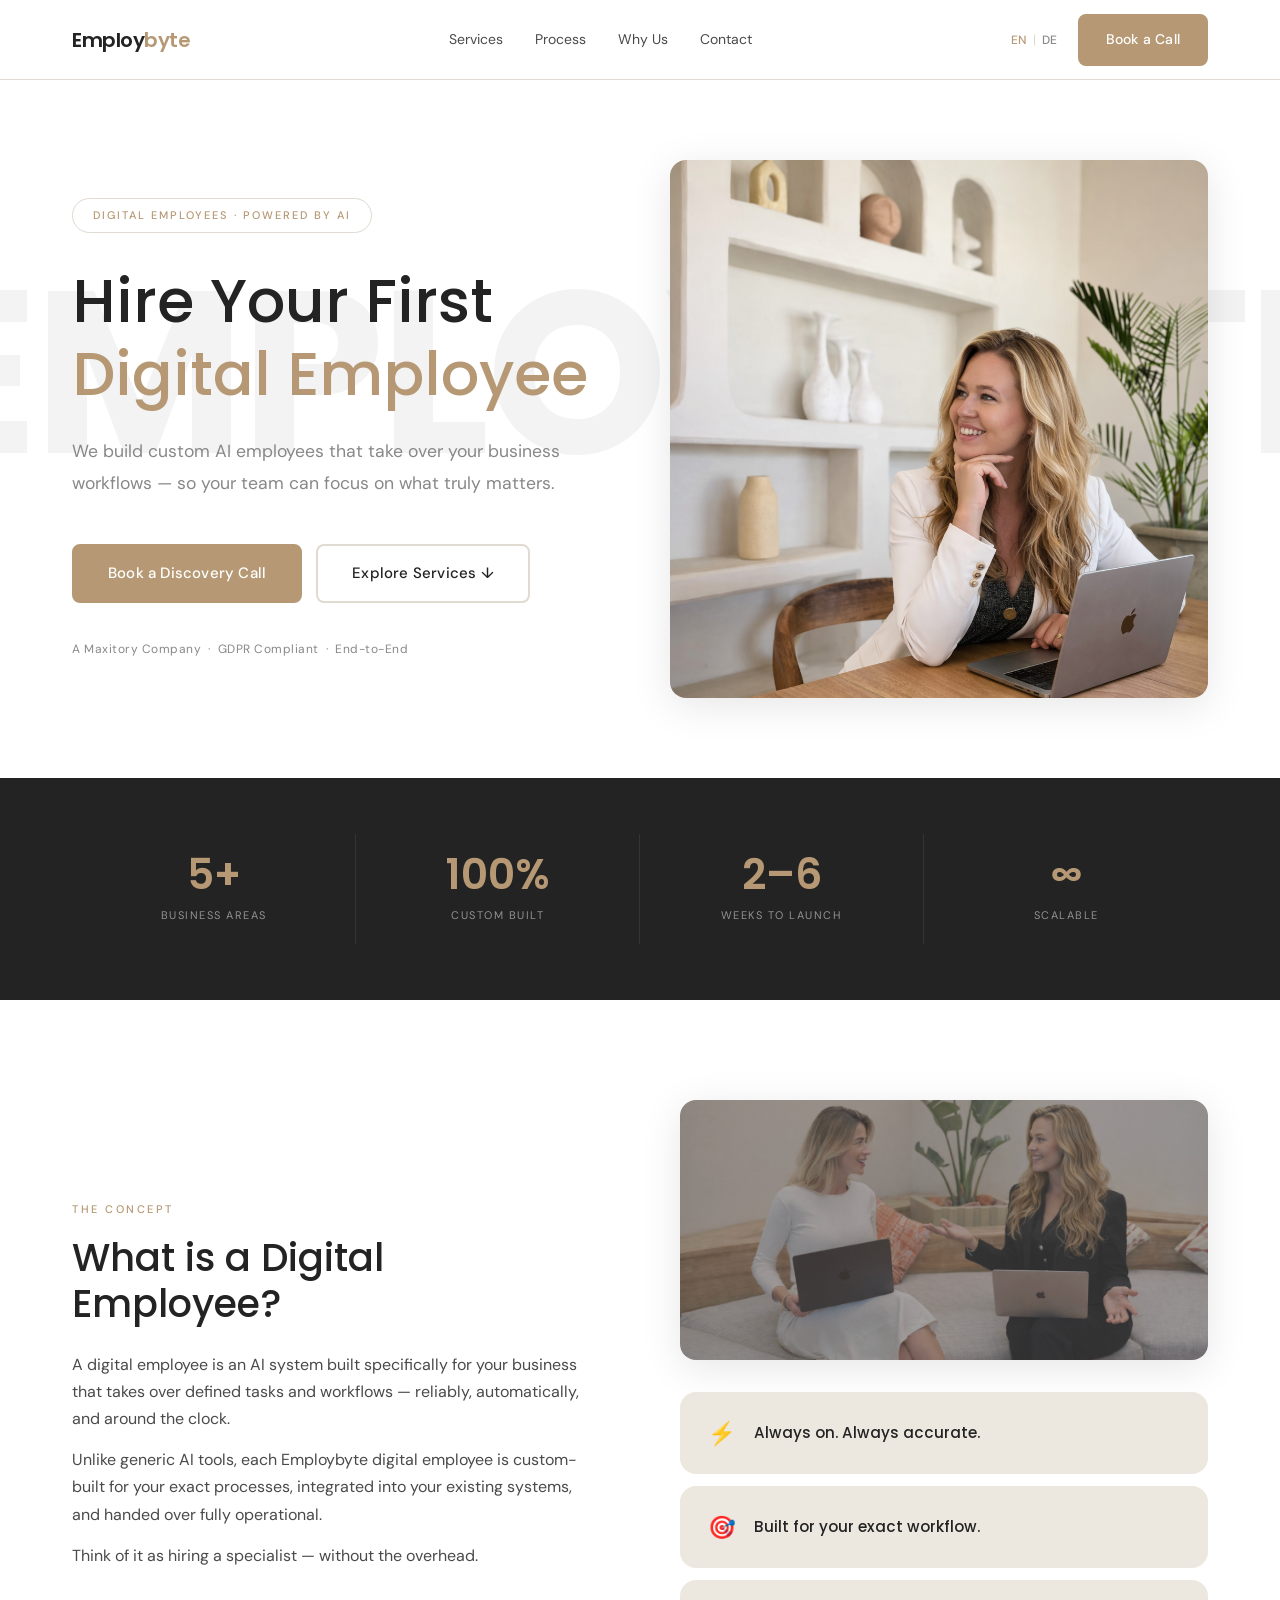
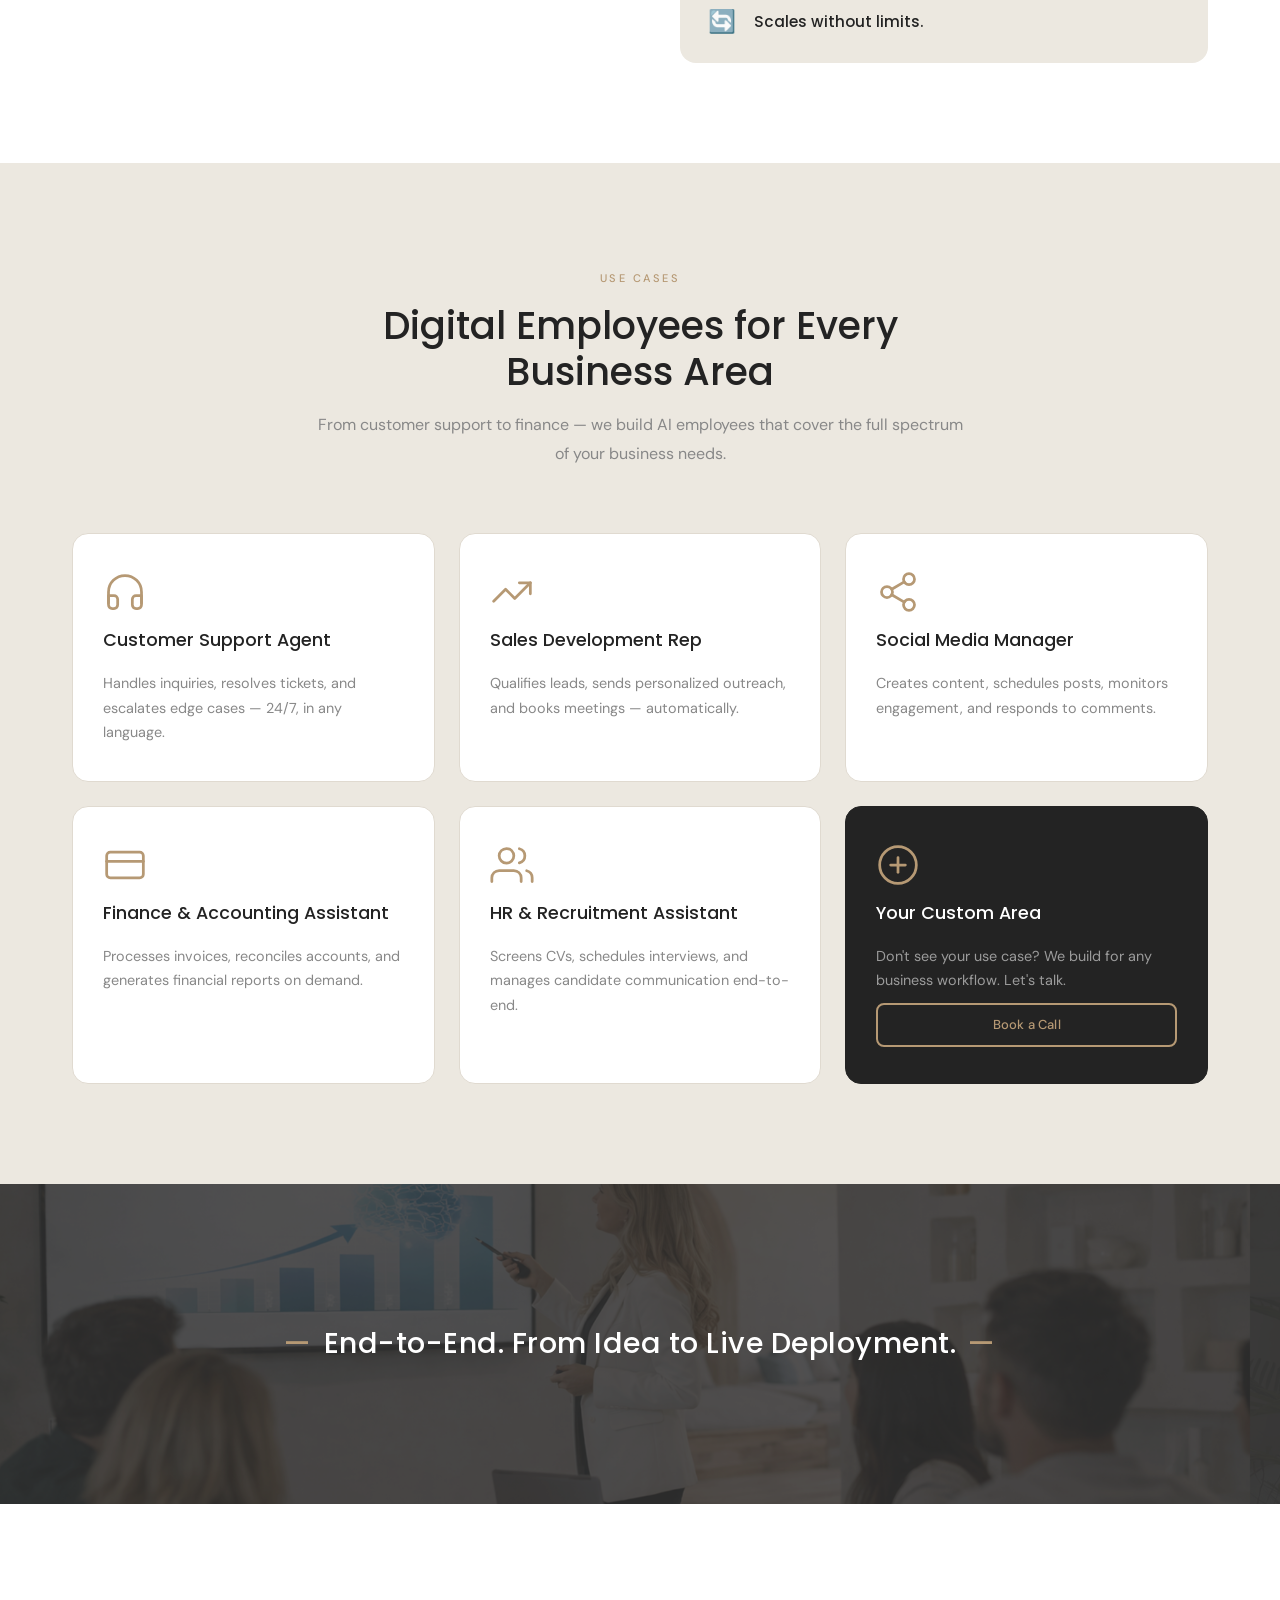
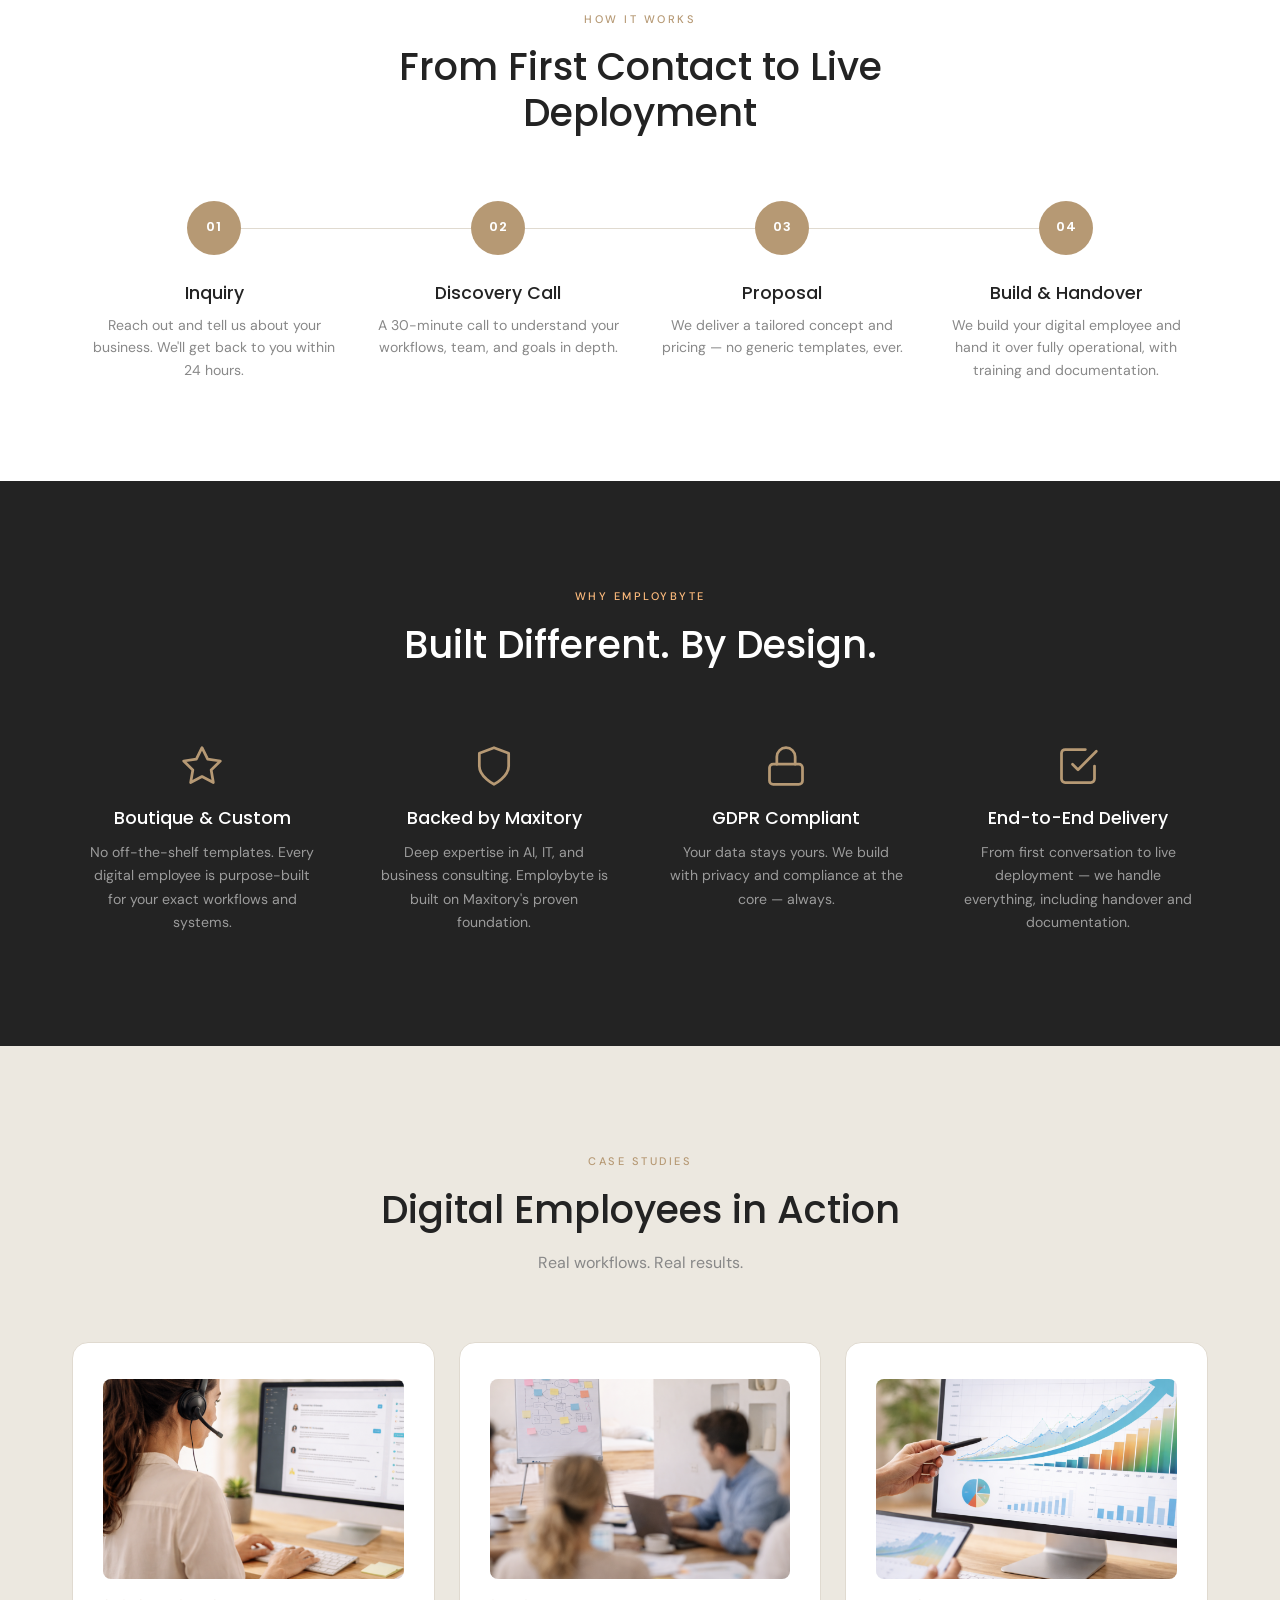
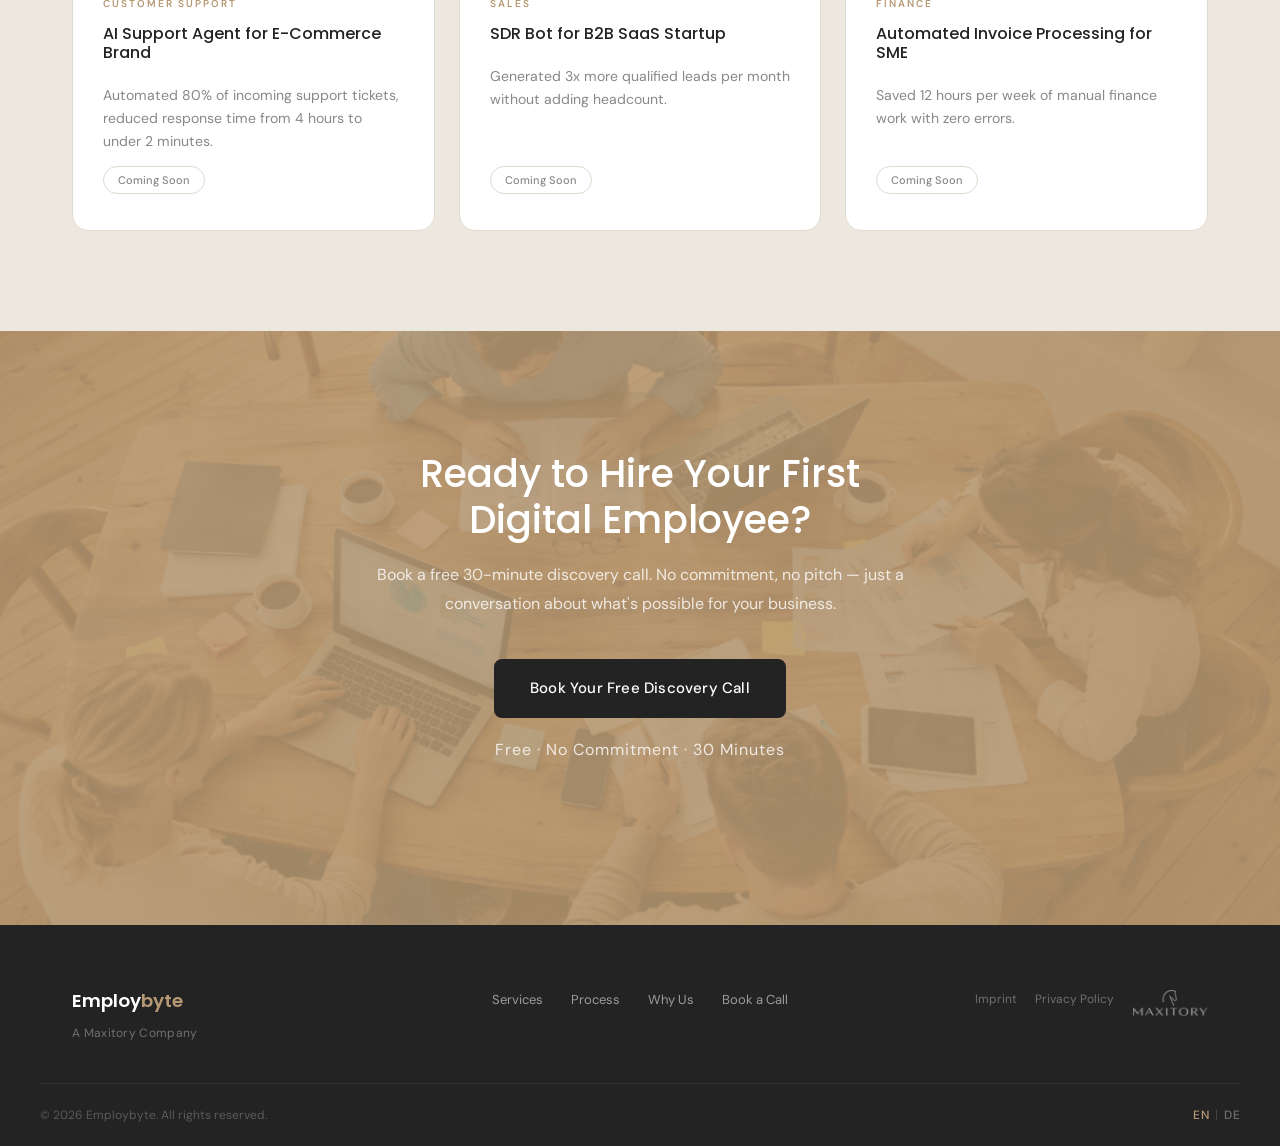
<file: index.html>
<!DOCTYPE html>
<html lang="en">
<head>
  <meta charset="UTF-8" />
  <meta name="viewport" content="width=device-width, initial-scale=1.0" />
  <title>Employbyte — Digital Employees, Powered by AI</title>
  <meta name="description" content="Employbyte builds custom AI employees for your business. Automate workflows. Scale without limits. A Maxitory Company." />
  <link rel="preconnect" href="https://fonts.googleapis.com" />
  <link rel="preconnect" href="https://fonts.gstatic.com" crossorigin />
  <link href="https://fonts.googleapis.com/css2?family=Poppins:wght@400;500;600;700&family=DM+Sans:opsz,wght@9..40,400;9..40,500&display=swap" rel="stylesheet" />
  <link rel="stylesheet" href="style.css" />
</head>
<body>

  <!-- NAVIGATION -->
  <header class="nav" id="nav">
    <div class="container nav__inner">
      <a href="/" class="nav__logo">Employ<span>byte</span></a>
      <nav class="nav__links">
        <a href="#services" data-i18n="nav.services">Services</a>
        <a href="#process" data-i18n="nav.process">Process</a>
        <a href="#why" data-i18n="nav.why">Why Us</a>
        <a href="#contact" data-i18n="nav.contact">Contact</a>
      </nav>
      <div class="nav__actions">
        <div class="lang-toggle">
          <button class="lang-btn active" data-lang="en">EN</button>
          <span class="lang-divider">|</span>
          <button class="lang-btn" data-lang="de">DE</button>
        </div>
        <a href="https://calendly.com/k-beiner-maxitory/30min" target="_blank" rel="noopener" class="btn btn--primary" data-i18n="nav.cta">Book a Call</a>
      </div>
      <button class="nav__burger" aria-label="Toggle menu">
        <span></span><span></span><span></span>
      </button>
    </div>
    <div class="nav__mobile" id="mobileMenu">
      <a href="#services" data-i18n="nav.services">Services</a>
      <a href="#process" data-i18n="nav.process">Process</a>
      <a href="#why" data-i18n="nav.why">Why Us</a>
      <a href="#contact" data-i18n="nav.contact">Contact</a>
      <div class="lang-toggle lang-toggle--mobile">
        <button class="lang-btn active" data-lang="en">EN</button>
        <span class="lang-divider">|</span>
        <button class="lang-btn" data-lang="de">DE</button>
      </div>
      <a href="https://calendly.com/k-beiner-maxitory/30min" target="_blank" rel="noopener" class="btn btn--primary" data-i18n="nav.cta">Book a Call</a>
    </div>
  </header>

  <!-- HERO -->
  <section class="hero">
    <div class="hero__bg-text" aria-hidden="true">EMPLOYBYTE</div>
    <div class="container hero__inner">
      <div class="hero__content">
        <div class="hero__badge" data-i18n="hero.badge">Digital Employees · Powered by AI</div>
        <h1 class="hero__title" data-i18n="hero.title">Hire Your First<br><span>Digital Employee</span></h1>
        <p class="hero__sub" data-i18n="hero.sub">We build custom AI employees that take over your business workflows — so your team can focus on what truly matters.</p>
        <div class="hero__ctas">
          <a href="https://calendly.com/k-beiner-maxitory/30min" target="_blank" rel="noopener" class="btn btn--primary btn--lg" data-i18n="hero.cta">Book a Discovery Call</a>
          <a href="#services" class="btn btn--ghost btn--lg" data-i18n="hero.cta2">Explore Services ↓</a>
        </div>
        <p class="hero__trust" data-i18n="hero.trust">A Maxitory Company &nbsp;·&nbsp; GDPR Compliant &nbsp;·&nbsp; End-to-End</p>
      </div>
      <div class="hero__image">
        <img src="images/ai-illustration.png" alt="Digital Employee Consultant" />
      </div>
    </div>
  </section>

  <!-- STATS -->
  <section class="stats">
    <div class="container stats__grid">
      <div class="stats__item">
        <div class="stats__number">5+</div>
        <div class="stats__label" data-i18n="stats.areas">Business Areas</div>
      </div>
      <div class="stats__item">
        <div class="stats__number">100%</div>
        <div class="stats__label" data-i18n="stats.custom">Custom Built</div>
      </div>
      <div class="stats__item">
        <div class="stats__number">2–6</div>
        <div class="stats__label" data-i18n="stats.weeks">Weeks to Launch</div>
      </div>
      <div class="stats__item">
        <div class="stats__number">∞</div>
        <div class="stats__label" data-i18n="stats.scale">Scalable</div>
      </div>
    </div>
  </section>

  <!-- CONCEPT -->
  <section class="concept" id="services">
    <div class="container concept__inner">
      <div class="concept__text">
        <div class="label" data-i18n="concept.label">The Concept</div>
        <h2 data-i18n="concept.title">What is a Digital Employee?</h2>
        <p data-i18n="concept.p1">A digital employee is an AI system built specifically for your business that takes over defined tasks and workflows — reliably, automatically, and around the clock.</p>
        <p data-i18n="concept.p2">Unlike generic AI tools, each Employbyte digital employee is custom-built for your exact processes, integrated into your existing systems, and handed over fully operational.</p>
        <p data-i18n="concept.p3">Think of it as hiring a specialist — without the overhead.</p>
      </div>
      <div class="concept__visual">
        <div class="concept__img-wrap">
          <img src="images/hero-bg-2.png" alt="Team collaboration" />
        </div>
        <div class="concept__cards-row">
          <div class="concept__card">
            <div class="concept__icon">⚡</div>
            <span data-i18n="concept.v1">Always on. Always accurate.</span>
          </div>
          <div class="concept__card">
            <div class="concept__icon">🎯</div>
            <span data-i18n="concept.v2">Built for your exact workflow.</span>
          </div>
          <div class="concept__card">
            <div class="concept__icon">🔄</div>
            <span data-i18n="concept.v3">Scales without limits.</span>
          </div>
        </div>
      </div>
    </div>
  </section>

  <!-- VERTICALS -->
  <section class="verticals">
    <div class="container">
      <div class="section-header">
        <div class="label" data-i18n="verticals.label">Use Cases</div>
        <h2 data-i18n="verticals.title">Digital Employees for Every Business Area</h2>
        <p data-i18n="verticals.sub">From customer support to finance — we build AI employees that cover the full spectrum of your business needs.</p>
      </div>
      <div class="verticals__grid">

        <div class="vertical-card">
          <div class="vertical-card__icon">
            <svg viewBox="0 0 24 24" fill="none" stroke="currentColor" stroke-width="1.5" stroke-linecap="round" stroke-linejoin="round">
              <path d="M3 18v-6a9 9 0 0 1 18 0v6"/>
              <path d="M21 19a2 2 0 0 1-2 2h-1a2 2 0 0 1-2-2v-3a2 2 0 0 1 2-2h3z"/>
              <path d="M3 19a2 2 0 0 0 2 2h1a2 2 0 0 0 2-2v-3a2 2 0 0 0-2-2H3z"/>
            </svg>
          </div>
          <h3 data-i18n="v1.title">Customer Support Agent</h3>
          <p data-i18n="v1.desc">Handles inquiries, resolves tickets, and escalates edge cases — 24/7, in any language.</p>
        </div>

        <div class="vertical-card">
          <div class="vertical-card__icon">
            <svg viewBox="0 0 24 24" fill="none" stroke="currentColor" stroke-width="1.5" stroke-linecap="round" stroke-linejoin="round">
              <polyline points="22 7 13.5 15.5 8.5 10.5 2 17"/>
              <polyline points="16 7 22 7 22 13"/>
            </svg>
          </div>
          <h3 data-i18n="v2.title">Sales Development Rep</h3>
          <p data-i18n="v2.desc">Qualifies leads, sends personalized outreach, and books meetings — automatically.</p>
        </div>

        <div class="vertical-card">
          <div class="vertical-card__icon">
            <svg viewBox="0 0 24 24" fill="none" stroke="currentColor" stroke-width="1.5" stroke-linecap="round" stroke-linejoin="round">
              <circle cx="18" cy="5" r="3"/><circle cx="6" cy="12" r="3"/><circle cx="18" cy="19" r="3"/>
              <line x1="8.59" y1="13.51" x2="15.42" y2="17.49"/>
              <line x1="15.41" y1="6.51" x2="8.59" y2="10.49"/>
            </svg>
          </div>
          <h3 data-i18n="v3.title">Social Media Manager</h3>
          <p data-i18n="v3.desc">Creates content, schedules posts, monitors engagement, and responds to comments.</p>
        </div>

        <div class="vertical-card">
          <div class="vertical-card__icon">
            <svg viewBox="0 0 24 24" fill="none" stroke="currentColor" stroke-width="1.5" stroke-linecap="round" stroke-linejoin="round">
              <rect x="2" y="5" width="20" height="14" rx="2"/>
              <line x1="2" y1="10" x2="22" y2="10"/>
            </svg>
          </div>
          <h3 data-i18n="v4.title">Finance & Accounting Assistant</h3>
          <p data-i18n="v4.desc">Processes invoices, reconciles accounts, and generates financial reports on demand.</p>
        </div>

        <div class="vertical-card">
          <div class="vertical-card__icon">
            <svg viewBox="0 0 24 24" fill="none" stroke="currentColor" stroke-width="1.5" stroke-linecap="round" stroke-linejoin="round">
              <path d="M17 21v-2a4 4 0 0 0-4-4H5a4 4 0 0 0-4 4v2"/>
              <circle cx="9" cy="7" r="4"/>
              <path d="M23 21v-2a4 4 0 0 0-3-3.87"/>
              <path d="M16 3.13a4 4 0 0 1 0 7.75"/>
            </svg>
          </div>
          <h3 data-i18n="v5.title">HR & Recruitment Assistant</h3>
          <p data-i18n="v5.desc">Screens CVs, schedules interviews, and manages candidate communication end-to-end.</p>
        </div>

        <div class="vertical-card vertical-card--cta">
          <div class="vertical-card__icon">
            <svg viewBox="0 0 24 24" fill="none" stroke="currentColor" stroke-width="1.5" stroke-linecap="round" stroke-linejoin="round">
              <circle cx="12" cy="12" r="10"/>
              <line x1="12" y1="8" x2="12" y2="16"/>
              <line x1="8" y1="12" x2="16" y2="12"/>
            </svg>
          </div>
          <h3 data-i18n="v6.title">Your Custom Area</h3>
          <p data-i18n="v6.desc">Don't see your use case? We build for any business workflow. Let's talk.</p>
          <a href="https://calendly.com/k-beiner-maxitory/30min" target="_blank" rel="noopener" class="btn btn--outline" data-i18n="v6.cta">Book a Call</a>
        </div>

      </div>
    </div>
  </section>

  <!-- PROCESS BANNER -->
  <div class="process-banner">
    <img src="images/hero-bg-3.png" alt="AI strategy presentation" />
    <div class="process-banner__overlay"></div>
    <div class="process-banner__text">
      <span data-i18n="banner.label">End-to-End. From Idea to Live Deployment.</span>
    </div>
  </div>

  <!-- PROCESS -->
  <section class="process" id="process">
    <div class="container">
      <div class="section-header">
        <div class="label" data-i18n="process.label">How It Works</div>
        <h2 data-i18n="process.title">From First Contact to Live Deployment</h2>
      </div>
      <div class="process__steps">
        <div class="process__step">
          <div class="process__number">01</div>
          <div class="process__content">
            <h3 data-i18n="p1.title">Inquiry</h3>
            <p data-i18n="p1.desc">Reach out and tell us about your business. We'll get back to you within 24 hours.</p>
          </div>
        </div>
        <div class="process__step">
          <div class="process__number">02</div>
          <div class="process__content">
            <h3 data-i18n="p2.title">Discovery Call</h3>
            <p data-i18n="p2.desc">A 30-minute call to understand your workflows, team, and goals in depth.</p>
          </div>
        </div>
        <div class="process__step">
          <div class="process__number">03</div>
          <div class="process__content">
            <h3 data-i18n="p3.title">Proposal</h3>
            <p data-i18n="p3.desc">We deliver a tailored concept and pricing — no generic templates, ever.</p>
          </div>
        </div>
        <div class="process__step">
          <div class="process__number">04</div>
          <div class="process__content">
            <h3 data-i18n="p4.title">Build & Handover</h3>
            <p data-i18n="p4.desc">We build your digital employee and hand it over fully operational, with training and documentation.</p>
          </div>
        </div>
      </div>
    </div>
  </section>

  <!-- WHY -->
  <section class="why" id="why">
    <div class="container">
      <div class="section-header section-header--light">
        <div class="label label--light" data-i18n="why.label">Why Employbyte</div>
        <h2 data-i18n="why.title">Built Different. By Design.</h2>
      </div>
      <div class="why__grid">
        <div class="why__item">
          <div class="why__icon">
            <svg viewBox="0 0 24 24" fill="none" stroke="currentColor" stroke-width="1.5" stroke-linecap="round" stroke-linejoin="round">
              <path d="M12 2l3.09 6.26L22 9.27l-5 4.87 1.18 6.88L12 17.77l-6.18 3.25L7 14.14 2 9.27l6.91-1.01z"/>
            </svg>
          </div>
          <h3 data-i18n="why1.title">Boutique & Custom</h3>
          <p data-i18n="why1.desc">No off-the-shelf templates. Every digital employee is purpose-built for your exact workflows and systems.</p>
        </div>
        <div class="why__item">
          <div class="why__icon">
            <svg viewBox="0 0 24 24" fill="none" stroke="currentColor" stroke-width="1.5" stroke-linecap="round" stroke-linejoin="round">
              <path d="M12 22s8-4 8-10V5l-8-3-8 3v7c0 6 8 10 8 10z"/>
            </svg>
          </div>
          <h3 data-i18n="why2.title">Backed by Maxitory</h3>
          <p data-i18n="why2.desc">Deep expertise in AI, IT, and business consulting. Employbyte is built on Maxitory's proven foundation.</p>
        </div>
        <div class="why__item">
          <div class="why__icon">
            <svg viewBox="0 0 24 24" fill="none" stroke="currentColor" stroke-width="1.5" stroke-linecap="round" stroke-linejoin="round">
              <rect x="3" y="11" width="18" height="11" rx="2" ry="2"/>
              <path d="M7 11V7a5 5 0 0 1 10 0v4"/>
            </svg>
          </div>
          <h3 data-i18n="why3.title">GDPR Compliant</h3>
          <p data-i18n="why3.desc">Your data stays yours. We build with privacy and compliance at the core — always.</p>
        </div>
        <div class="why__item">
          <div class="why__icon">
            <svg viewBox="0 0 24 24" fill="none" stroke="currentColor" stroke-width="1.5" stroke-linecap="round" stroke-linejoin="round">
              <polyline points="9 11 12 14 22 4"/>
              <path d="M21 12v7a2 2 0 0 1-2 2H5a2 2 0 0 1-2-2V5a2 2 0 0 1 2-2h11"/>
            </svg>
          </div>
          <h3 data-i18n="why4.title">End-to-End Delivery</h3>
          <p data-i18n="why4.desc">From first conversation to live deployment — we handle everything, including handover and documentation.</p>
        </div>
      </div>
    </div>
  </section>

  <!-- CASE STUDIES -->
  <section class="cases">
    <div class="container">
      <div class="section-header">
        <div class="label" data-i18n="cases.label">Case Studies</div>
        <h2 data-i18n="cases.title">Digital Employees in Action</h2>
        <p data-i18n="cases.sub">Real workflows. Real results.</p>
      </div>
      <div class="cases__grid">
        <div class="case-card">
          <div class="case-card__img">
            <img src="images/case-2.png" alt="Customer Support Agent" />
          </div>
          <div class="case-card__tag" data-i18n="case1.tag">Customer Support</div>
          <h3 data-i18n="case1.title">AI Support Agent for E-Commerce Brand</h3>
          <p data-i18n="case1.desc">Automated 80% of incoming support tickets, reduced response time from 4 hours to under 2 minutes.</p>
          <div class="case-card__meta" data-i18n="case.soon">Coming Soon</div>
        </div>
        <div class="case-card">
          <div class="case-card__img">
            <img src="images/case-1.png" alt="Sales Strategy" />
          </div>
          <div class="case-card__tag" data-i18n="case2.tag">Sales</div>
          <h3 data-i18n="case2.title">SDR Bot for B2B SaaS Startup</h3>
          <p data-i18n="case2.desc">Generated 3x more qualified leads per month without adding headcount.</p>
          <div class="case-card__meta" data-i18n="case.soon">Coming Soon</div>
        </div>
        <div class="case-card">
          <div class="case-card__img">
            <img src="images/case-3.png" alt="Finance Dashboard" />
          </div>
          <div class="case-card__tag" data-i18n="case3.tag">Finance</div>
          <h3 data-i18n="case3.title">Automated Invoice Processing for SME</h3>
          <p data-i18n="case3.desc">Saved 12 hours per week of manual finance work with zero errors.</p>
          <div class="case-card__meta" data-i18n="case.soon">Coming Soon</div>
        </div>
      </div>
    </div>
  </section>

  <!-- CTA -->
  <section class="cta-section" id="contact" style="background-image: url('images/ai-banner.png');">
    <div class="container cta-section__inner">
      <h2 data-i18n="cta.title">Ready to Hire Your First Digital Employee?</h2>
      <p data-i18n="cta.sub">Book a free 30-minute discovery call. No commitment, no pitch — just a conversation about what's possible for your business.</p>
      <a href="https://calendly.com/k-beiner-maxitory/30min" target="_blank" rel="noopener" class="btn btn--dark btn--lg" data-i18n="cta.btn">Book Your Free Discovery Call</a>
      <p class="cta-section__note" data-i18n="cta.note">Free · No Commitment · 30 Minutes</p>
    </div>
  </section>

  <!-- FOOTER -->
  <footer class="footer">
    <div class="container footer__inner">
      <div class="footer__brand">
        <div class="footer__logo">Employ<span>byte</span></div>
        <div class="footer__tagline" data-i18n="footer.tagline">A Maxitory Company</div>
      </div>
      <nav class="footer__links">
        <a href="#services" data-i18n="nav.services">Services</a>
        <a href="#process" data-i18n="nav.process">Process</a>
        <a href="#why" data-i18n="nav.why">Why Us</a>
        <a href="https://calendly.com/k-beiner-maxitory/30min" target="_blank" rel="noopener" data-i18n="nav.cta">Book a Call</a>
      </nav>
      <div class="footer__legal">
        <a href="impressum.html" data-i18n="footer.imprint">Imprint</a>
        <a href="#" data-i18n="footer.privacy">Privacy Policy</a>
        <a href="https://maxitory.com" target="_blank" rel="noopener" class="footer__maxitory">
          <img src="images/about.png" alt="Maxitory" />
        </a>
      </div>
    </div>
    <div class="container footer__bottom">
      <span data-i18n="footer.copy">© 2026 Employbyte. All rights reserved.</span>
      <div class="lang-toggle lang-toggle--footer">
        <button class="lang-btn active" data-lang="en">EN</button>
        <span class="lang-divider">|</span>
        <button class="lang-btn" data-lang="de">DE</button>
      </div>
    </div>
  </footer>

  <script src="script.js"></script>
</body>
</html>
</file>
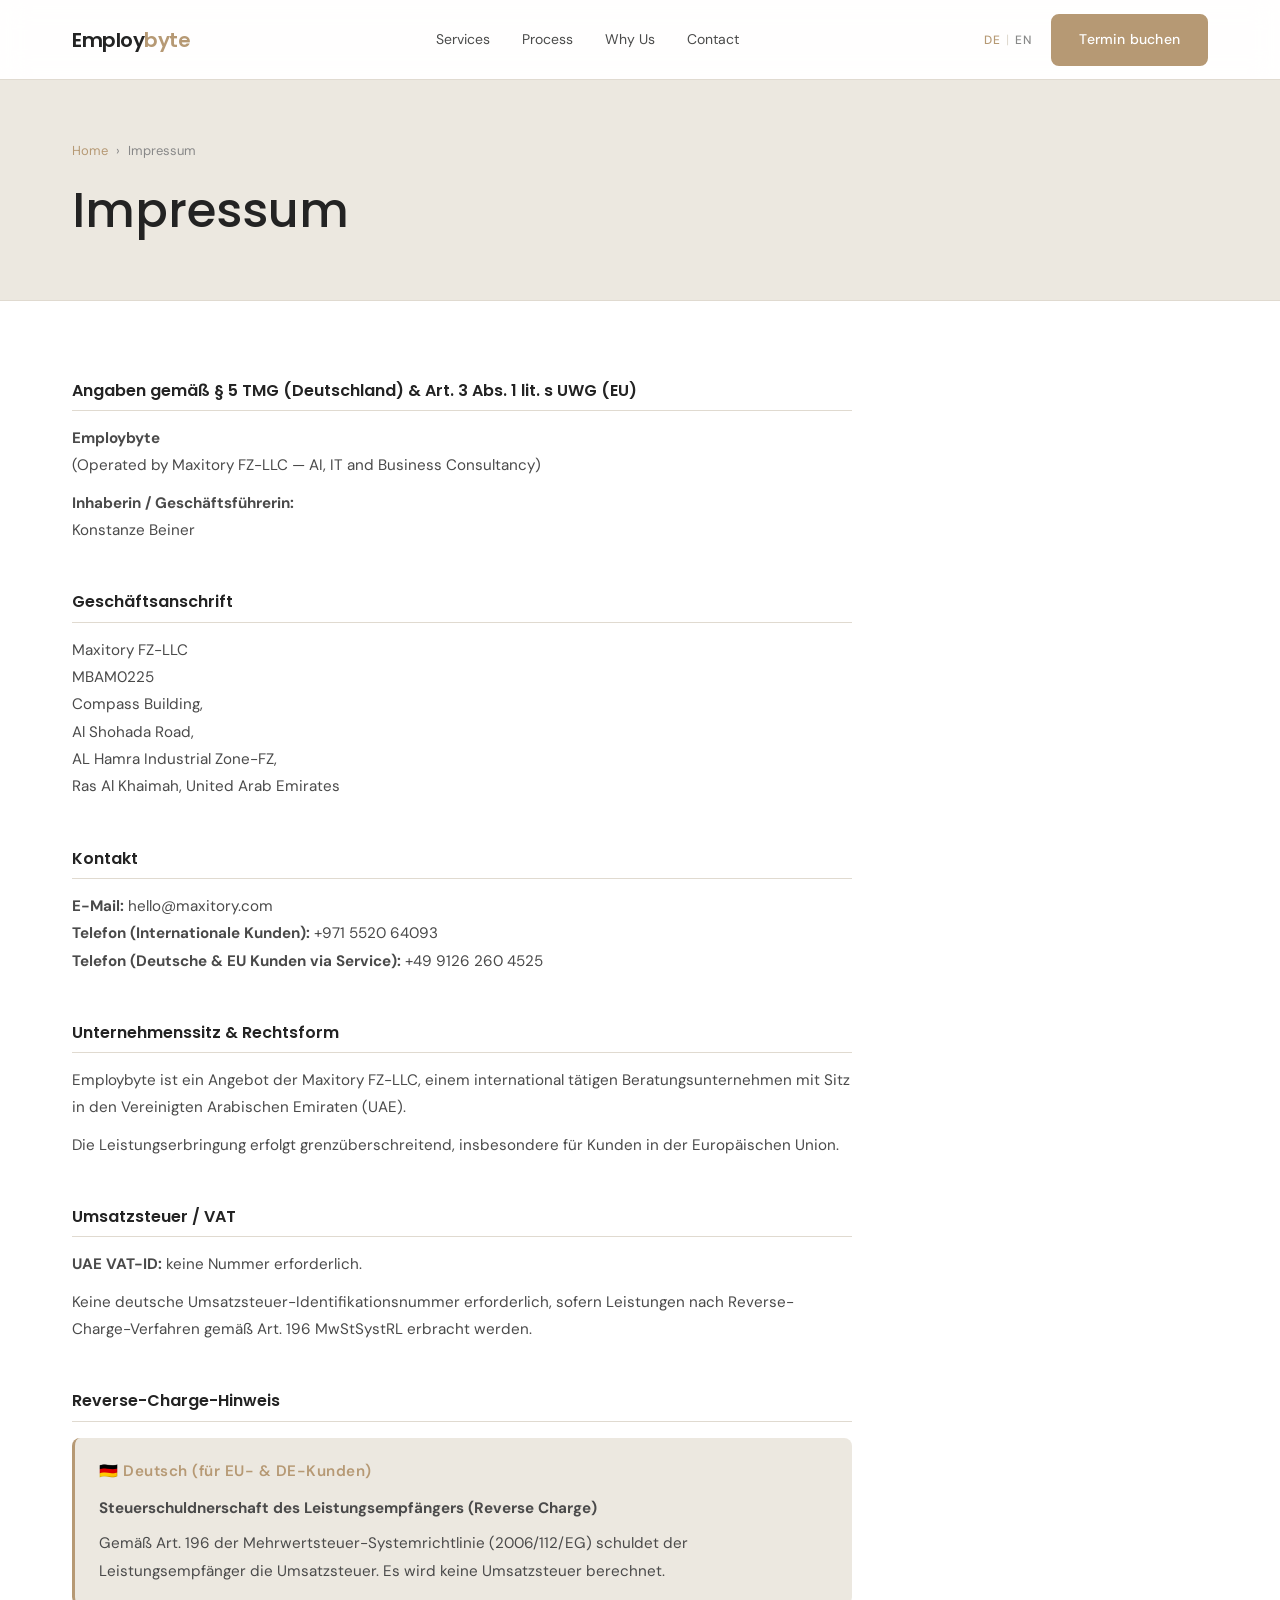
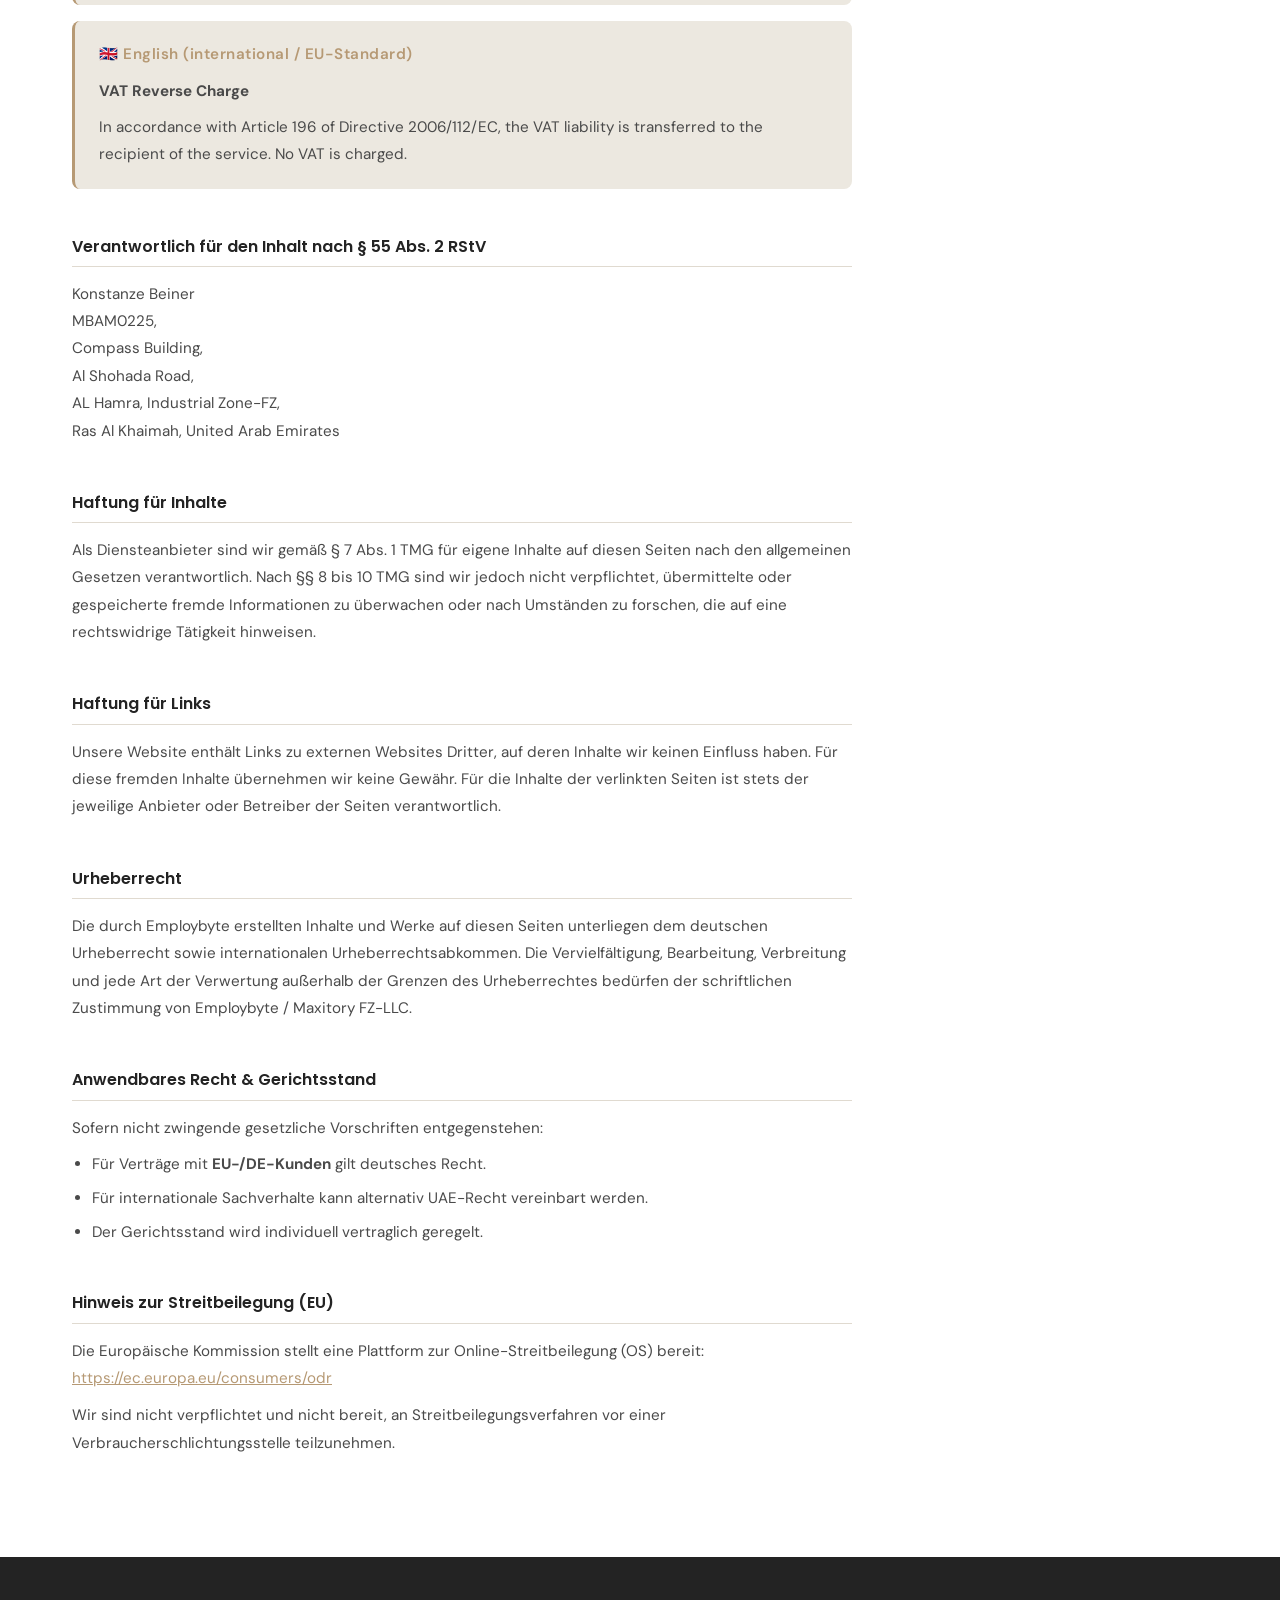
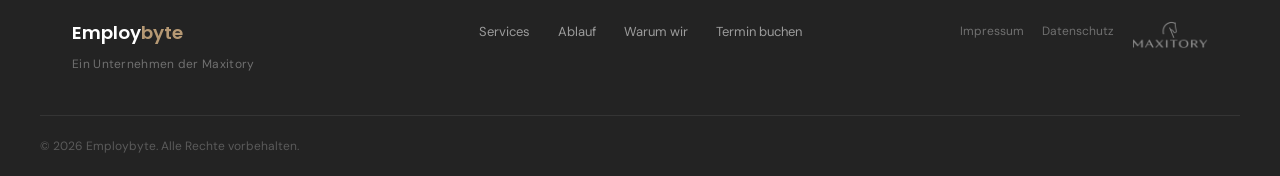
<file: impressum.html>
<!DOCTYPE html>
<html lang="de-DE">
<head>
  <meta charset="UTF-8" />
  <meta name="viewport" content="width=device-width, initial-scale=1.0" />
  <title>Impressum — Employbyte</title>
  <meta name="robots" content="noindex, nofollow" />
  <link rel="preconnect" href="https://fonts.googleapis.com" />
  <link rel="preconnect" href="https://fonts.gstatic.com" crossorigin />
  <link href="https://fonts.googleapis.com/css2?family=Poppins:wght@400;500;600;700&family=DM+Sans:opsz,wght@9..40,400;9..40,500&display=swap" rel="stylesheet" />
  <link rel="stylesheet" href="style.css" />
  <link rel="stylesheet" href="impressum.css" />
</head>
<body>

  <!-- NAVIGATION -->
  <header class="nav" id="nav">
    <div class="container nav__inner">
      <a href="/" class="nav__logo">Employ<span>byte</span></a>
      <nav class="nav__links">
        <a href="/#services">Services</a>
        <a href="/#process">Process</a>
        <a href="/#why">Why Us</a>
        <a href="/#contact">Contact</a>
      </nav>
      <div class="nav__actions">
        <div class="lang-toggle">
          <button class="lang-btn active" onclick="window.location.href='impressum.html'">DE</button>
          <span class="lang-divider">|</span>
          <button class="lang-btn" onclick="window.location.href='imprint.html'">EN</button>
        </div>
        <a href="https://calendly.com/k-beiner-maxitory/30min" target="_blank" rel="noopener" class="btn btn--primary">Termin buchen</a>
      </div>
      <button class="nav__burger" aria-label="Toggle menu" id="burger">
        <span></span><span></span><span></span>
      </button>
    </div>
    <div class="nav__mobile" id="mobileMenu">
      <a href="/#services">Services</a>
      <a href="/#process">Ablauf</a>
      <a href="/#why">Warum wir</a>
      <a href="/#contact">Kontakt</a>
      <a href="https://calendly.com/k-beiner-maxitory/30min" target="_blank" rel="noopener" class="btn btn--primary">Termin buchen</a>
    </div>
  </header>

  <!-- PAGE HEADER -->
  <section class="legal-hero">
    <div class="container">
      <div class="legal-hero__breadcrumb">
        <a href="/">Home</a>
        <span>›</span>
        <span>Impressum</span>
      </div>
      <h1>Impressum</h1>
    </div>
  </section>

  <!-- IMPRINT CONTENT -->
  <section class="legal-content">
    <div class="container">
      <div class="legal-body">

        <div class="legal-section">
          <h2>Angaben gemäß § 5 TMG (Deutschland) &amp; Art. 3 Abs. 1 lit. s UWG (EU)</h2>
          <p>
            <strong>Employbyte</strong><br>
            (Operated by Maxitory FZ-LLC — AI, IT and Business Consultancy)
          </p>
          <p>
            <strong>Inhaberin / Geschäftsführerin:</strong><br>
            Konstanze Beiner
          </p>
        </div>

        <div class="legal-section">
          <h2>Geschäftsanschrift</h2>
          <p>
            Maxitory FZ-LLC<br>
            MBAM0225<br>
            Compass Building,<br>
            Al Shohada Road,<br>
            AL Hamra Industrial Zone-FZ,<br>
            Ras Al Khaimah, United Arab Emirates
          </p>
        </div>

        <div class="legal-section">
          <h2>Kontakt</h2>
          <p>
            <strong>E-Mail:</strong> hello@maxitory.com<br>
            <strong>Telefon (Internationale Kunden):</strong> +971 5520 64093<br>
            <strong>Telefon (Deutsche &amp; EU Kunden via Service):</strong> +49 9126 260 4525
          </p>
        </div>

        <div class="legal-section">
          <h2>Unternehmenssitz &amp; Rechtsform</h2>
          <p>
            Employbyte ist ein Angebot der Maxitory FZ-LLC, einem international tätigen Beratungsunternehmen mit Sitz in den Vereinigten Arabischen Emiraten (UAE).
          </p>
          <p>
            Die Leistungserbringung erfolgt grenzüberschreitend, insbesondere für Kunden in der Europäischen Union.
          </p>
        </div>

        <div class="legal-section">
          <h2>Umsatzsteuer / VAT</h2>
          <p><strong>UAE VAT-ID:</strong> keine Nummer erforderlich.</p>
          <p>
            Keine deutsche Umsatzsteuer-Identifikationsnummer erforderlich, sofern Leistungen nach Reverse-Charge-Verfahren gemäß Art. 196 MwStSystRL erbracht werden.
          </p>
        </div>

        <div class="legal-section">
          <h2>Reverse-Charge-Hinweis</h2>

          <div class="legal-box">
            <p class="legal-box__label">🇩🇪 Deutsch (für EU- &amp; DE-Kunden)</p>
            <p><strong>Steuerschuldnerschaft des Leistungsempfängers (Reverse Charge)</strong></p>
            <p>
              Gemäß Art. 196 der Mehrwertsteuer-Systemrichtlinie (2006/112/EG) schuldet der Leistungsempfänger die Umsatzsteuer.
              Es wird keine Umsatzsteuer berechnet.
            </p>
          </div>

          <div class="legal-box">
            <p class="legal-box__label">🇬🇧 English (international / EU-Standard)</p>
            <p><strong>VAT Reverse Charge</strong></p>
            <p>
              In accordance with Article 196 of Directive 2006/112/EC, the VAT liability is transferred to the recipient of the service.
              No VAT is charged.
            </p>
          </div>
        </div>

        <div class="legal-section">
          <h2>Verantwortlich für den Inhalt nach § 55 Abs. 2 RStV</h2>
          <p>
            Konstanze Beiner<br>
            MBAM0225,<br>
            Compass Building,<br>
            Al Shohada Road,<br>
            AL Hamra, Industrial Zone-FZ,<br>
            Ras Al Khaimah, United Arab Emirates
          </p>
        </div>

        <div class="legal-section">
          <h2>Haftung für Inhalte</h2>
          <p>
            Als Diensteanbieter sind wir gemäß § 7 Abs. 1 TMG für eigene Inhalte auf diesen Seiten nach den allgemeinen Gesetzen verantwortlich.
            Nach §§ 8 bis 10 TMG sind wir jedoch nicht verpflichtet, übermittelte oder gespeicherte fremde Informationen zu überwachen oder nach Umständen zu forschen, die auf eine rechtswidrige Tätigkeit hinweisen.
          </p>
        </div>

        <div class="legal-section">
          <h2>Haftung für Links</h2>
          <p>
            Unsere Website enthält Links zu externen Websites Dritter, auf deren Inhalte wir keinen Einfluss haben.
            Für diese fremden Inhalte übernehmen wir keine Gewähr. Für die Inhalte der verlinkten Seiten ist stets der jeweilige Anbieter oder Betreiber der Seiten verantwortlich.
          </p>
        </div>

        <div class="legal-section">
          <h2>Urheberrecht</h2>
          <p>
            Die durch Employbyte erstellten Inhalte und Werke auf diesen Seiten unterliegen dem deutschen Urheberrecht sowie internationalen Urheberrechtsabkommen.
            Die Vervielfältigung, Bearbeitung, Verbreitung und jede Art der Verwertung außerhalb der Grenzen des Urheberrechtes bedürfen der schriftlichen Zustimmung von Employbyte / Maxitory FZ-LLC.
          </p>
        </div>

        <div class="legal-section">
          <h2>Anwendbares Recht &amp; Gerichtsstand</h2>
          <p>Sofern nicht zwingende gesetzliche Vorschriften entgegenstehen:</p>
          <ul>
            <li>Für Verträge mit <strong>EU-/DE-Kunden</strong> gilt deutsches Recht.</li>
            <li>Für internationale Sachverhalte kann alternativ UAE-Recht vereinbart werden.</li>
            <li>Der Gerichtsstand wird individuell vertraglich geregelt.</li>
          </ul>
        </div>

        <div class="legal-section">
          <h2>Hinweis zur Streitbeilegung (EU)</h2>
          <p>
            Die Europäische Kommission stellt eine Plattform zur Online-Streitbeilegung (OS) bereit:<br>
            <a href="https://ec.europa.eu/consumers/odr" target="_blank" rel="noopener">https://ec.europa.eu/consumers/odr</a>
          </p>
          <p>
            Wir sind nicht verpflichtet und nicht bereit, an Streitbeilegungsverfahren vor einer Verbraucherschlichtungsstelle teilzunehmen.
          </p>
        </div>

      </div>
    </div>
  </section>

  <!-- FOOTER -->
  <footer class="footer">
    <div class="container footer__inner">
      <div class="footer__brand">
        <div class="footer__logo">Employ<span>byte</span></div>
        <div class="footer__tagline">Ein Unternehmen der Maxitory</div>
      </div>
      <nav class="footer__links">
        <a href="/#services">Services</a>
        <a href="/#process">Ablauf</a>
        <a href="/#why">Warum wir</a>
        <a href="https://calendly.com/k-beiner-maxitory/30min" target="_blank" rel="noopener">Termin buchen</a>
      </nav>
      <div class="footer__legal">
        <a href="impressum.html">Impressum</a>
        <a href="#">Datenschutz</a>
        <a href="https://maxitory.com" target="_blank" rel="noopener" class="footer__maxitory">
          <img src="images/about.png" alt="Maxitory" />
        </a>
      </div>
    </div>
    <div class="container footer__bottom">
      <span>© 2026 Employbyte. Alle Rechte vorbehalten.</span>
    </div>
  </footer>

  <script>
    // Nav scroll shadow
    window.addEventListener('scroll', () => {
      document.getElementById('nav').style.boxShadow =
        window.scrollY > 20 ? '0 2px 24px rgba(0,0,0,0.07)' : 'none';
    }, { passive: true });

    // Mobile burger
    const burger = document.getElementById('burger');
    const menu   = document.getElementById('mobileMenu');
    burger.addEventListener('click', () => {
      menu.classList.toggle('open');
      burger.classList.toggle('open');
    });
  </script>

</body>
</html>
</file>
<file: style.css>
/* ============================================================
   DESIGN TOKENS — Maxitory DNA
   ============================================================ */
:root {
  --color-bg:           #FFFFFF;
  --color-primary:      #B69974;
  --color-primary-warm: #FFBC7D;
  --color-dark:         #232323;
  --color-text:         #4A4A4A;
  --color-muted:        #888888;
  --color-beige:        #ECE8E0;
  --color-border:       #E0DAD0;

  --font-heading: 'Poppins', sans-serif;
  --font-body:    'DM Sans', sans-serif;

  --max-width:    1200px;
  --nav-height:   80px;
  --section-v:    100px;

  --radius:    8px;
  --radius-lg: 16px;
  --shadow:    0 2px 20px rgba(0, 0, 0, 0.06);
  --shadow-lg: 0 8px 40px rgba(0, 0, 0, 0.10);
  --ease:      all 0.3s ease;
}

/* ============================================================
   RESET
   ============================================================ */
*, *::before, *::after { box-sizing: border-box; margin: 0; padding: 0; }
html { scroll-behavior: smooth; }
body {
  font-family: var(--font-body);
  font-size: 16px;
  line-height: 1.7;
  color: var(--color-text);
  background: var(--color-bg);
  -webkit-font-smoothing: antialiased;
}
a { text-decoration: none; color: inherit; transition: var(--ease); }
img { max-width: 100%; display: block; }
button { font-family: var(--font-body); }

/* ============================================================
   LAYOUT UTILS
   ============================================================ */
.container {
  max-width: var(--max-width);
  margin: 0 auto;
  padding: 0 32px;
}

.label {
  display: inline-block;
  font-size: 11px;
  font-weight: 500;
  letter-spacing: 2.5px;
  text-transform: uppercase;
  color: var(--color-primary);
  margin-bottom: 16px;
}
.label--light { color: var(--color-primary-warm); }

.section-header {
  text-align: center;
  max-width: 660px;
  margin: 0 auto 64px;
}
.section-header--light h2 { color: #ffffff; }
.section-header--light p  { color: rgba(255, 255, 255, 0.65); }

h1, h2, h3, h4, h5 {
  font-family: var(--font-heading);
  font-weight: 500;
  color: var(--color-dark);
  line-height: 1.2;
}
h1 { font-size: clamp(2.4rem, 5vw, 3.8rem); }
h2 { font-size: clamp(1.7rem, 3vw, 2.4rem); margin-bottom: 16px; }
h3 { font-size: 1.1rem; margin-bottom: 10px; }

.section-header p {
  font-size: 1rem;
  color: var(--color-muted);
  margin-top: 12px;
  line-height: 1.8;
}

/* ============================================================
   BUTTONS
   ============================================================ */
.btn {
  display: inline-flex;
  align-items: center;
  justify-content: center;
  gap: 8px;
  font-size: 14px;
  font-weight: 500;
  padding: 12px 26px;
  border-radius: var(--radius);
  border: 2px solid transparent;
  cursor: pointer;
  transition: var(--ease);
  white-space: nowrap;
  letter-spacing: 0.2px;
}
.btn--lg { padding: 15px 34px; font-size: 15px; }

.btn--primary {
  background: var(--color-primary);
  color: #fff;
  border-color: var(--color-primary);
}
.btn--primary:hover {
  background: var(--color-primary-warm);
  border-color: var(--color-primary-warm);
  color: var(--color-dark);
  transform: translateY(-1px);
  box-shadow: 0 4px 16px rgba(182, 153, 116, 0.35);
}

.btn--ghost {
  background: transparent;
  color: var(--color-dark);
  border-color: var(--color-border);
}
.btn--ghost:hover {
  border-color: var(--color-primary);
  color: var(--color-primary);
}

.btn--outline {
  background: transparent;
  color: var(--color-primary);
  border-color: var(--color-primary);
  font-size: 13px;
  padding: 9px 20px;
  margin-top: auto;
}
.btn--outline:hover {
  background: var(--color-primary);
  color: #fff;
}

.btn--dark {
  background: var(--color-dark);
  color: #fff;
  border-color: var(--color-dark);
}
.btn--dark:hover {
  background: #111;
  border-color: #111;
  transform: translateY(-1px);
  box-shadow: 0 4px 16px rgba(0, 0, 0, 0.25);
}

/* ============================================================
   NAVIGATION
   ============================================================ */
.nav {
  position: fixed;
  top: 0; left: 0; right: 0;
  z-index: 100;
  height: var(--nav-height);
  background: rgba(255, 255, 255, 0.96);
  backdrop-filter: blur(14px);
  -webkit-backdrop-filter: blur(14px);
  border-bottom: 1px solid var(--color-border);
  transition: box-shadow 0.3s ease;
}

.nav__inner {
  display: flex;
  align-items: center;
  justify-content: space-between;
  height: var(--nav-height);
  gap: 24px;
}

.nav__logo {
  font-family: var(--font-heading);
  font-weight: 600;
  font-size: 1.25rem;
  color: var(--color-dark);
  letter-spacing: -0.5px;
  flex-shrink: 0;
}
.nav__logo span { color: var(--color-primary); }

.nav__links {
  display: flex;
  gap: 32px;
}
.nav__links a {
  font-size: 14px;
  color: var(--color-text);
}
.nav__links a:hover { color: var(--color-primary); }

.nav__actions {
  display: flex;
  align-items: center;
  gap: 20px;
  flex-shrink: 0;
}

.lang-toggle {
  display: flex;
  align-items: center;
  gap: 6px;
}
.lang-divider { font-size: 13px; color: var(--color-border); }

.lang-btn {
  background: none;
  border: none;
  cursor: pointer;
  font-size: 12px;
  font-weight: 500;
  letter-spacing: 0.5px;
  color: var(--color-muted);
  padding: 2px 0;
  transition: var(--ease);
}
.lang-btn.active { color: var(--color-primary); }
.lang-btn:hover  { color: var(--color-primary); }

.nav__burger {
  display: none;
  flex-direction: column;
  justify-content: center;
  gap: 5px;
  background: none;
  border: none;
  cursor: pointer;
  padding: 4px;
  width: 28px;
  height: 28px;
}
.nav__burger span {
  display: block;
  width: 22px;
  height: 1.5px;
  background: var(--color-dark);
  transition: var(--ease);
  transform-origin: center;
}
.nav__burger.open span:nth-child(1) { transform: translateY(6.5px) rotate(45deg); }
.nav__burger.open span:nth-child(2) { opacity: 0; }
.nav__burger.open span:nth-child(3) { transform: translateY(-6.5px) rotate(-45deg); }

.nav__mobile {
  display: none;
  flex-direction: column;
  gap: 20px;
  padding: 28px 32px;
  border-top: 1px solid var(--color-border);
  background: #fff;
}
.nav__mobile.open { display: flex; }
.nav__mobile a { font-size: 15px; color: var(--color-text); }
.nav__mobile a:hover { color: var(--color-primary); }
.lang-toggle--mobile { margin-top: 4px; }

/* ============================================================
   HERO
   ============================================================ */
.hero {
  padding-top: calc(var(--nav-height) + 80px);
  padding-bottom: 80px;
  position: relative;
  overflow: hidden;
  background: var(--color-bg);
}

.hero__bg-text {
  position: absolute;
  top: 50%;
  left: 50%;
  transform: translate(-50%, -54%);
  font-family: var(--font-heading);
  font-size: 18vw;
  font-weight: 700;
  color: #dfdfdf;
  white-space: nowrap;
  pointer-events: none;
  user-select: none;
  opacity: 0.35;
  letter-spacing: -4px;
}

.hero__inner {
  position: relative;
  z-index: 1;
  display: grid;
  grid-template-columns: 1fr 1fr;
  gap: 60px;
  align-items: center;
}

.hero__content {
  text-align: left;
}

.hero__image {
  position: relative;
  border-radius: var(--radius-lg);
  overflow: hidden;
  box-shadow: var(--shadow-lg);
  aspect-ratio: 1 / 1;
}
.hero__image img {
  width: 100%;
  height: 100%;
  object-fit: cover;
  object-position: center top;
}

.hero__badge {
  display: inline-block;
  font-size: 11px;
  font-weight: 500;
  letter-spacing: 2px;
  text-transform: uppercase;
  color: var(--color-primary);
  border: 1px solid var(--color-border);
  padding: 7px 20px;
  border-radius: 100px;
  margin-bottom: 32px;
  background: rgba(255, 255, 255, 0.8);
}

.hero__title {
  margin-bottom: 24px;
}
.hero__title span { color: var(--color-primary); }

.hero__sub {
  font-size: 1.1rem;
  color: var(--color-muted);
  max-width: 540px;
  margin: 0 auto 44px;
  line-height: 1.85;
}

.hero__ctas {
  display: flex;
  gap: 14px;
  justify-content: flex-start;
  flex-wrap: wrap;
  margin-bottom: 36px;
}

.hero__trust {
  font-size: 12px;
  color: var(--color-muted);
  letter-spacing: 0.5px;
}

/* ============================================================
   STATS
   ============================================================ */
.stats {
  background: var(--color-dark);
  padding: 56px 0;
}

.stats__grid {
  display: grid;
  grid-template-columns: repeat(4, 1fr);
}

.stats__item {
  text-align: center;
  padding: 20px 16px;
  border-right: 1px solid rgba(255, 255, 255, 0.08);
}
.stats__item:last-child { border-right: none; }

.stats__number {
  font-family: var(--font-heading);
  font-size: 2.6rem;
  font-weight: 600;
  color: var(--color-primary);
  line-height: 1;
  margin-bottom: 10px;
}

.stats__label {
  font-size: 11px;
  color: rgba(255, 255, 255, 0.5);
  letter-spacing: 1.5px;
  text-transform: uppercase;
}

/* ============================================================
   CONCEPT
   ============================================================ */
.concept {
  padding: var(--section-v) 0;
  background: var(--color-bg);
}

.concept__inner {
  display: grid;
  grid-template-columns: 1fr 1fr;
  gap: 80px;
  align-items: center;
}

.concept__text h2 { margin-bottom: 24px; }
.concept__text p {
  color: var(--color-text);
  margin-bottom: 14px;
}
.concept__text p:last-child { margin-bottom: 0; }

.concept__visual {
  display: flex;
  flex-direction: column;
  gap: 16px;
}

.concept__card {
  background: var(--color-beige);
  border-radius: var(--radius-lg);
  padding: 22px 28px;
  display: flex;
  align-items: center;
  gap: 18px;
  font-family: var(--font-heading);
  font-weight: 500;
  font-size: 0.95rem;
  color: var(--color-dark);
  transition: var(--ease);
  cursor: default;
}
.concept__card:hover {
  background: var(--color-primary);
  color: #fff;
  transform: translateX(6px);
}

.concept__icon { font-size: 1.4rem; flex-shrink: 0; }

.concept__img-wrap {
  border-radius: var(--radius-lg);
  overflow: hidden;
  box-shadow: var(--shadow-lg);
  margin-bottom: 16px;
}
.concept__img-wrap img {
  width: 100%;
  height: 260px;
  object-fit: cover;
  object-position: center;
  display: block;
}

.concept__cards-row {
  display: flex;
  flex-direction: column;
  gap: 12px;
}

/* ============================================================
   VERTICALS
   ============================================================ */
.verticals {
  padding: var(--section-v) 0;
  background: var(--color-beige);
}

.verticals__grid {
  display: grid;
  grid-template-columns: repeat(3, 1fr);
  gap: 24px;
}

.vertical-card {
  background: #fff;
  border-radius: var(--radius-lg);
  padding: 36px 30px;
  border: 1px solid var(--color-border);
  transition: var(--ease);
  display: flex;
  flex-direction: column;
  gap: 10px;
}
.vertical-card:hover {
  border-color: var(--color-primary);
  box-shadow: var(--shadow-lg);
  transform: translateY(-4px);
}

.vertical-card__icon {
  width: 44px;
  height: 44px;
  color: var(--color-primary);
  margin-bottom: 6px;
}
.vertical-card__icon svg { width: 100%; height: 100%; }

.vertical-card h3 { color: var(--color-dark); }
.vertical-card p  { color: var(--color-muted); font-size: 0.9rem; flex: 1; }

.vertical-card--cta {
  background: var(--color-dark);
  border-color: var(--color-dark);
}
.vertical-card--cta .vertical-card__icon { color: var(--color-primary); }
.vertical-card--cta h3 { color: #fff; }
.vertical-card--cta p  { color: rgba(255, 255, 255, 0.55); }
.vertical-card--cta:hover { border-color: var(--color-primary); background: var(--color-dark); }

/* ============================================================
   PROCESS BANNER
   ============================================================ */
.process-banner {
  position: relative;
  height: 320px;
  overflow: hidden;
}
.process-banner img {
  width: 100%;
  height: 100%;
  object-fit: cover;
  object-position: center 30%;
  display: block;
}
.process-banner__overlay {
  position: absolute;
  inset: 0;
  background: rgba(35, 35, 35, 0.62);
}
.process-banner__text {
  position: absolute;
  inset: 0;
  display: flex;
  align-items: center;
  justify-content: center;
  font-family: var(--font-heading);
  font-size: clamp(1.2rem, 2.5vw, 1.8rem);
  font-weight: 500;
  color: #fff;
  letter-spacing: 0.5px;
  text-align: center;
  padding: 0 32px;
}
.process-banner__text span::before,
.process-banner__text span::after {
  content: '—';
  margin: 0 12px;
  color: var(--color-primary);
}

/* ============================================================
   PROCESS
   ============================================================ */
.process {
  padding: var(--section-v) 0;
  background: var(--color-bg);
}

.process__steps {
  display: grid;
  grid-template-columns: repeat(4, 1fr);
  position: relative;
}

.process__steps::before {
  content: '';
  position: absolute;
  top: 27px;
  left: calc(12.5% + 4px);
  right: calc(12.5% + 4px);
  height: 1px;
  background: var(--color-border);
  z-index: 0;
}

.process__step {
  display: flex;
  flex-direction: column;
  align-items: center;
  text-align: center;
  padding: 0 20px;
  position: relative;
  z-index: 1;
}

.process__number {
  width: 54px;
  height: 54px;
  border-radius: 50%;
  background: var(--color-primary);
  color: #fff;
  font-family: var(--font-heading);
  font-weight: 600;
  font-size: 13px;
  letter-spacing: 1px;
  display: flex;
  align-items: center;
  justify-content: center;
  margin-bottom: 28px;
  flex-shrink: 0;
}

.process__content h3 { color: var(--color-dark); margin-bottom: 10px; }
.process__content p  { font-size: 0.88rem; color: var(--color-muted); line-height: 1.6; }

/* ============================================================
   WHY
   ============================================================ */
.why {
  padding: var(--section-v) 0;
  background: var(--color-dark);
}

.why__grid {
  display: grid;
  grid-template-columns: repeat(4, 1fr);
  gap: 32px;
}

.why__item {
  text-align: center;
  padding: 12px;
}

.why__icon {
  width: 44px;
  height: 44px;
  color: var(--color-primary);
  margin: 0 auto 20px;
}
.why__icon svg { width: 100%; height: 100%; }

.why__item h3 { color: #fff; margin-bottom: 12px; }
.why__item p  { color: rgba(255, 255, 255, 0.55); font-size: 0.88rem; line-height: 1.65; }

/* ============================================================
   CASE STUDIES
   ============================================================ */
.cases {
  padding: var(--section-v) 0;
  background: var(--color-beige);
}

.cases__grid {
  display: grid;
  grid-template-columns: repeat(3, 1fr);
  gap: 24px;
}

.case-card {
  background: #fff;
  border-radius: var(--radius-lg);
  padding: 36px 30px;
  border: 1px solid var(--color-border);
  transition: var(--ease);
  display: flex;
  flex-direction: column;
  gap: 12px;
}
.case-card:hover {
  box-shadow: var(--shadow-lg);
  transform: translateY(-4px);
  border-color: var(--color-primary);
}

.case-card__img {
  border-radius: var(--radius);
  overflow: hidden;
  margin-bottom: 4px;
}
.case-card__img img {
  width: 100%;
  height: 200px;
  object-fit: cover;
  display: block;
  transition: transform 0.4s ease;
}
.case-card:hover .case-card__img img {
  transform: scale(1.04);
}

.case-card__tag {
  font-size: 10px;
  font-weight: 600;
  letter-spacing: 2px;
  text-transform: uppercase;
  color: var(--color-primary);
}

.case-card h3 { color: var(--color-dark); font-size: 1rem; }
.case-card p  { font-size: 0.88rem; color: var(--color-muted); flex: 1; line-height: 1.65; }

.case-card__meta {
  font-size: 11px;
  font-weight: 500;
  color: var(--color-muted);
  border: 1px solid var(--color-border);
  display: inline-block;
  padding: 4px 14px;
  border-radius: 100px;
  align-self: flex-start;
}

/* ============================================================
   CTA SECTION
   ============================================================ */
.cta-section {
  padding: 120px 0;
  background: var(--color-primary);
  background-size: cover;
  background-position: center;
  position: relative;
}
.cta-section::before {
  content: '';
  position: absolute;
  inset: 0;
  background: rgba(182, 153, 116, 0.88);
}

.cta-section__inner {
  position: relative;
  z-index: 1;
  text-align: center;
  max-width: 620px;
  margin: 0 auto;
}

.cta-section h2 {
  color: #fff;
  margin-bottom: 18px;
}
.cta-section p {
  color: rgba(255, 255, 255, 0.8);
  margin-bottom: 40px;
  font-size: 1rem;
  line-height: 1.8;
}

.cta-section__note {
  margin-top: 18px;
  font-size: 12px;
  color: rgba(255, 255, 255, 0.55);
  letter-spacing: 1px;
}

/* ============================================================
   FOOTER
   ============================================================ */
.footer {
  background: var(--color-dark);
  padding: 60px 0 0;
}

.footer__inner {
  display: grid;
  grid-template-columns: 1fr 2fr 1fr;
  gap: 40px;
  align-items: start;
  padding-bottom: 40px;
  border-bottom: 1px solid rgba(255, 255, 255, 0.08);
}

.footer__logo {
  font-family: var(--font-heading);
  font-weight: 600;
  font-size: 1.15rem;
  color: #fff;
  margin-bottom: 6px;
}
.footer__logo span { color: var(--color-primary); }
.footer__tagline {
  font-size: 12px;
  color: rgba(255, 255, 255, 0.35);
  letter-spacing: 0.3px;
}

.footer__links {
  display: flex;
  gap: 28px;
  justify-content: center;
  flex-wrap: wrap;
  padding-top: 4px;
}
.footer__links a {
  font-size: 13px;
  color: rgba(255, 255, 255, 0.55);
}
.footer__links a:hover { color: var(--color-primary); }

.footer__legal {
  display: flex;
  gap: 18px;
  justify-content: flex-end;
  flex-wrap: wrap;
  padding-top: 4px;
}
.footer__legal a {
  font-size: 12px;
  color: rgba(255, 255, 255, 0.35);
}
.footer__legal a:hover { color: var(--color-primary); }

.footer__maxitory {
  display: inline-flex;
  align-items: center;
}
.footer__maxitory img {
  height: 28px;
  width: auto;
  opacity: 0.5;
  filter: brightness(0) invert(1);
  transition: var(--ease);
}
.footer__maxitory:hover img {
  opacity: 0.85;
}

.footer__bottom {
  display: flex;
  justify-content: space-between;
  align-items: center;
  padding: 20px 0;
}
.footer__bottom > span {
  font-size: 12px;
  color: rgba(255, 255, 255, 0.25);
}

.lang-toggle--footer .lang-btn  { color: rgba(255, 255, 255, 0.35); }
.lang-toggle--footer .lang-btn.active { color: var(--color-primary); }
.lang-toggle--footer .lang-divider { color: rgba(255, 255, 255, 0.15); }

/* ============================================================
   SCROLL ANIMATIONS
   ============================================================ */
.fade-up {
  opacity: 0;
  transform: translateY(28px);
  transition: opacity 0.6s ease, transform 0.6s ease;
}
.fade-up.visible {
  opacity: 1;
  transform: translateY(0);
}

/* ============================================================
   RESPONSIVE
   ============================================================ */
@media (max-width: 1024px) {
  .verticals__grid { grid-template-columns: repeat(2, 1fr); }
  .why__grid        { grid-template-columns: repeat(2, 1fr); }
  .process__steps   { grid-template-columns: repeat(2, 1fr); gap: 48px 32px; }
  .process__steps::before { display: none; }
}

@media (max-width: 768px) {
  :root { --section-v: 72px; }

  .nav__links, .nav__actions { display: none; }
  .nav__burger { display: flex; }

  .hero { padding-top: calc(var(--nav-height) + 48px); padding-bottom: 64px; }
  .hero__inner { grid-template-columns: 1fr; gap: 40px; }
  .hero__content { text-align: center; }
  .hero__ctas { justify-content: center; }
  .hero__bg-text { font-size: 28vw; }
  .process-banner { height: 220px; }

  .stats__grid {
    grid-template-columns: repeat(2, 1fr);
  }
  .stats__item { border-right: none; border-bottom: 1px solid rgba(255,255,255,0.08); }
  .stats__item:nth-child(odd)  { border-right: 1px solid rgba(255,255,255,0.08); }
  .stats__item:nth-child(3),
  .stats__item:nth-child(4)    { border-bottom: none; }

  .concept__inner { grid-template-columns: 1fr; gap: 48px; }
  .verticals__grid { grid-template-columns: 1fr; }
  .process__steps  { grid-template-columns: 1fr; gap: 40px; }
  .why__grid       { grid-template-columns: repeat(2, 1fr); gap: 24px; }
  .cases__grid     { grid-template-columns: 1fr; }

  .footer__inner   { grid-template-columns: 1fr; text-align: center; gap: 28px; }
  .footer__links   { justify-content: center; }
  .footer__legal   { justify-content: center; }
  .footer__bottom  { flex-direction: column; gap: 14px; text-align: center; }
}

@media (max-width: 480px) {
  .hero__ctas { flex-direction: column; align-items: stretch; }
  .hero__ctas .btn { text-align: center; }
  .why__grid  { grid-template-columns: 1fr; }
  .stats__grid { grid-template-columns: 1fr; }
  .stats__item { border-right: none; }
  .stats__item:nth-child(odd) { border-right: none; }
  .stats__item:nth-child(3)   { border-bottom: 1px solid rgba(255,255,255,0.08); }
}
</file>
<file: impressum.css>
/* ============================================================
   LEGAL PAGE STYLES
   ============================================================ */

.legal-hero {
  padding-top: calc(var(--nav-height) + 60px);
  padding-bottom: 60px;
  background: var(--color-beige);
  border-bottom: 1px solid var(--color-border);
}

.legal-hero__breadcrumb {
  display: flex;
  align-items: center;
  gap: 8px;
  font-size: 13px;
  color: var(--color-muted);
  margin-bottom: 20px;
}
.legal-hero__breadcrumb a {
  color: var(--color-primary);
}
.legal-hero__breadcrumb a:hover {
  text-decoration: underline;
}
.legal-hero__breadcrumb span { color: var(--color-muted); }

.legal-hero h1 {
  font-size: clamp(2rem, 4vw, 3rem);
  color: var(--color-dark);
}

/* ============================================================
   CONTENT
   ============================================================ */
.legal-content {
  padding: 80px 0 100px;
  background: var(--color-bg);
}

.legal-body {
  max-width: 780px;
  display: flex;
  flex-direction: column;
  gap: 48px;
}

.legal-section h2 {
  font-size: 1rem;
  font-weight: 600;
  color: var(--color-dark);
  margin-bottom: 14px;
  padding-bottom: 10px;
  border-bottom: 1px solid var(--color-border);
}

.legal-section p {
  color: var(--color-text);
  font-size: 0.95rem;
  line-height: 1.8;
  margin-bottom: 10px;
}
.legal-section p:last-child { margin-bottom: 0; }

.legal-section ul {
  padding-left: 20px;
  display: flex;
  flex-direction: column;
  gap: 8px;
}
.legal-section ul li {
  color: var(--color-text);
  font-size: 0.95rem;
  line-height: 1.7;
}

.legal-section a {
  color: var(--color-primary);
  text-decoration: underline;
}
.legal-section a:hover { color: var(--color-primary-warm); }

.legal-box {
  background: var(--color-beige);
  border-radius: var(--radius);
  border-left: 3px solid var(--color-primary);
  padding: 20px 24px;
  margin-top: 16px;
}
.legal-box p { margin-bottom: 8px; }
.legal-box p:last-child { margin-bottom: 0; }

.legal-box__label {
  font-size: 12px;
  font-weight: 600;
  letter-spacing: 0.5px;
  color: var(--color-primary) !important;
  margin-bottom: 10px !important;
}
</file>
